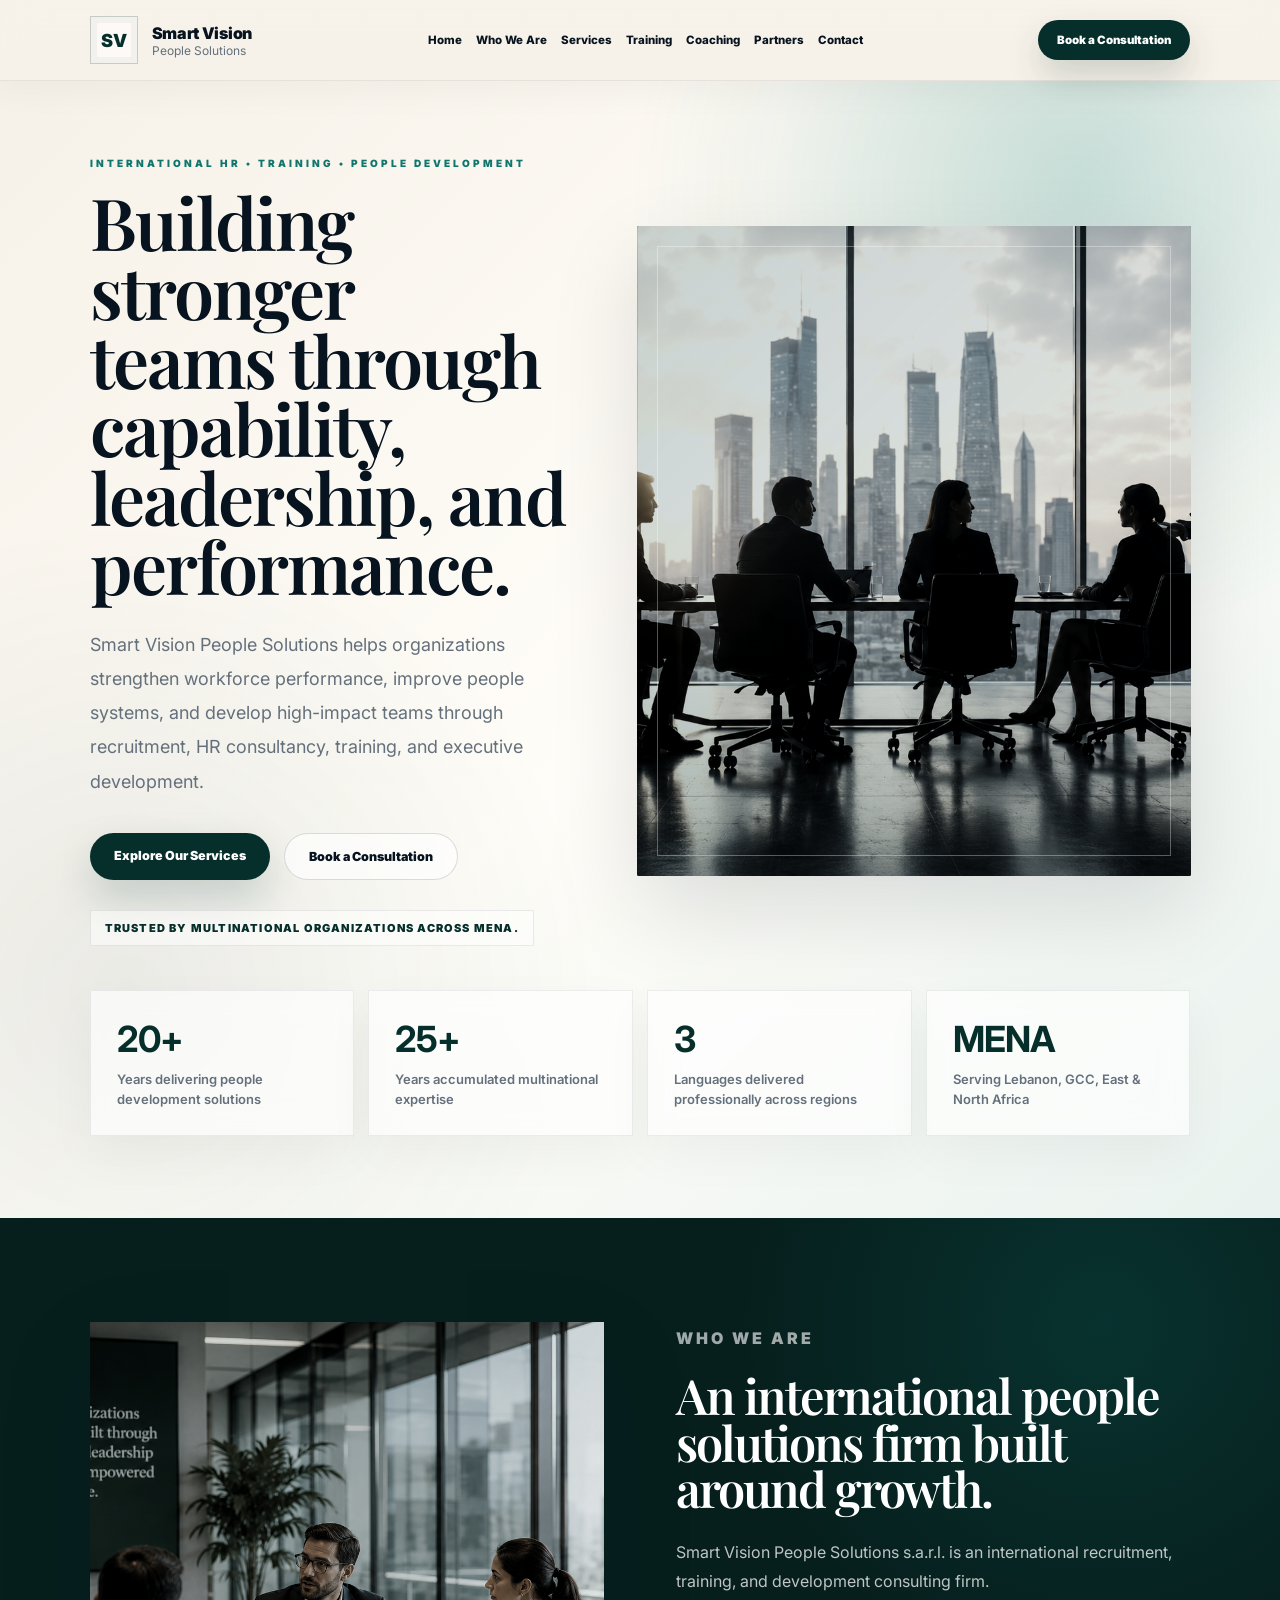
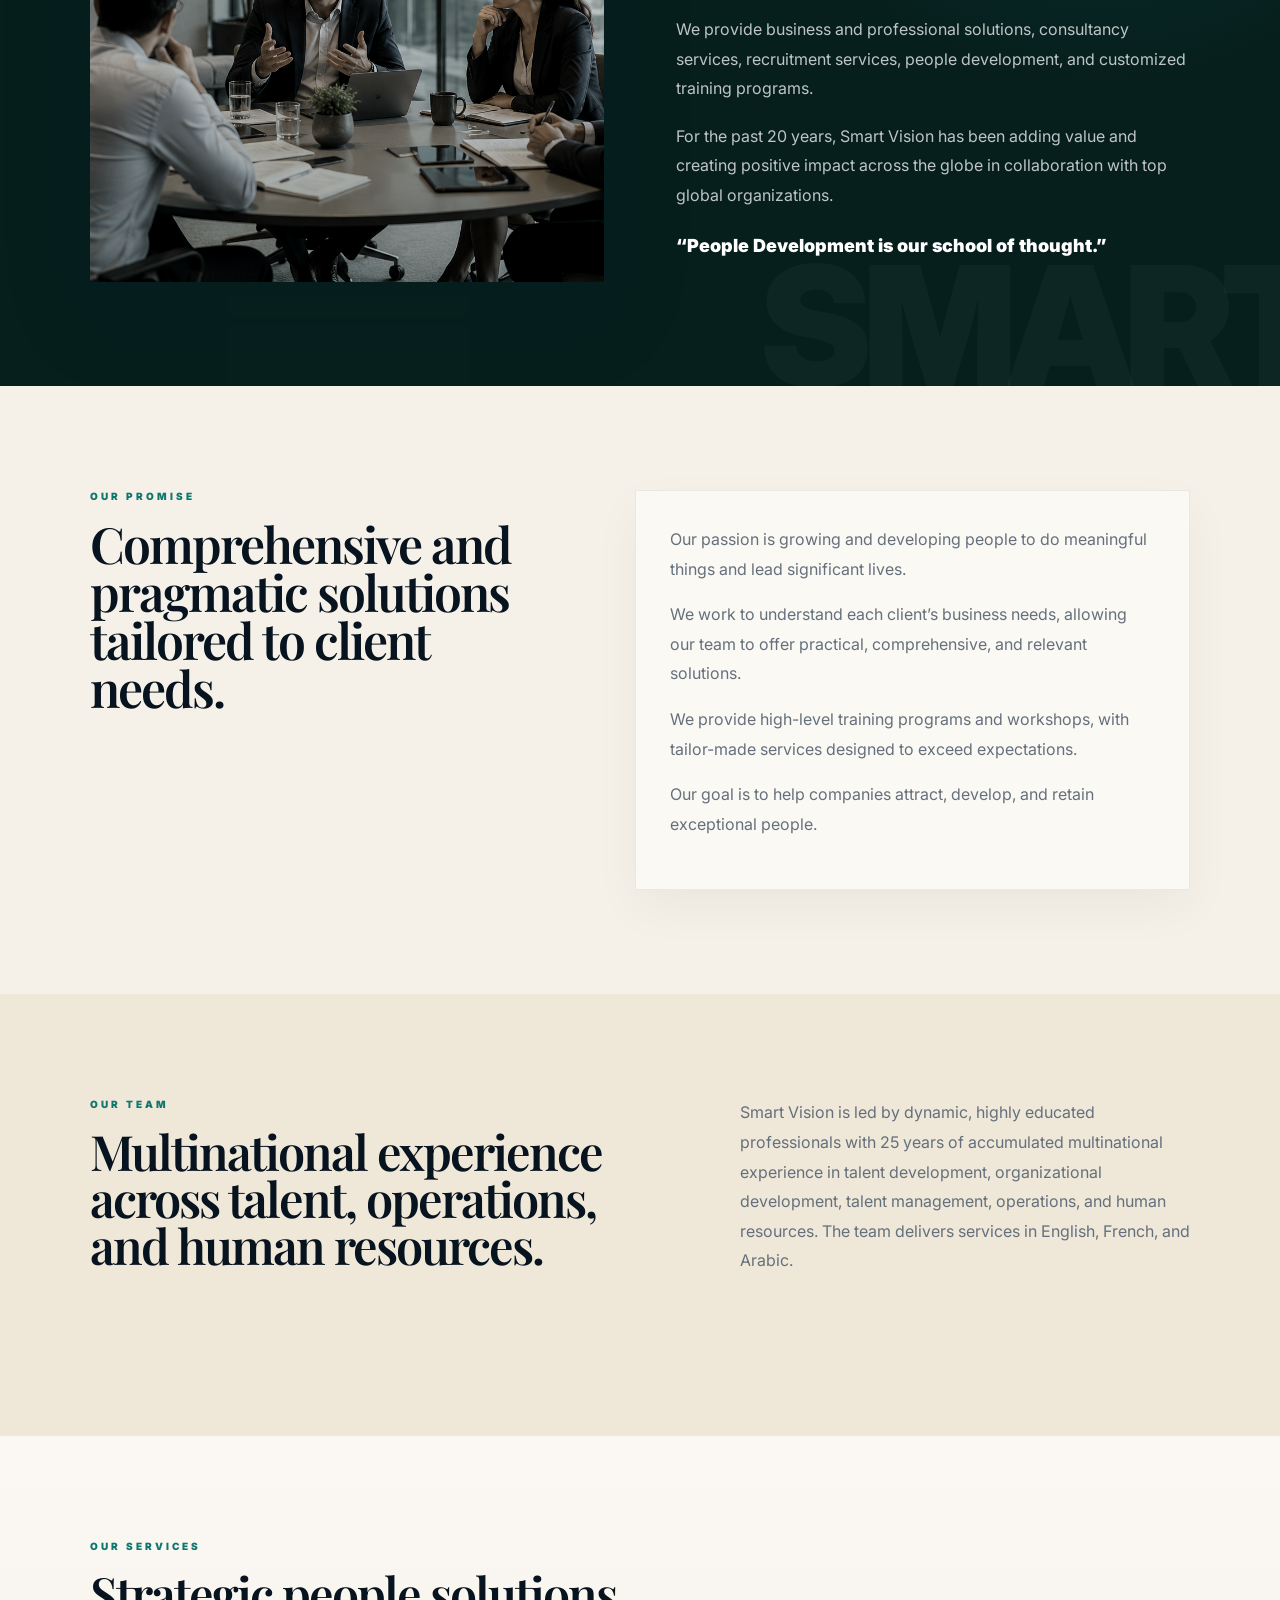
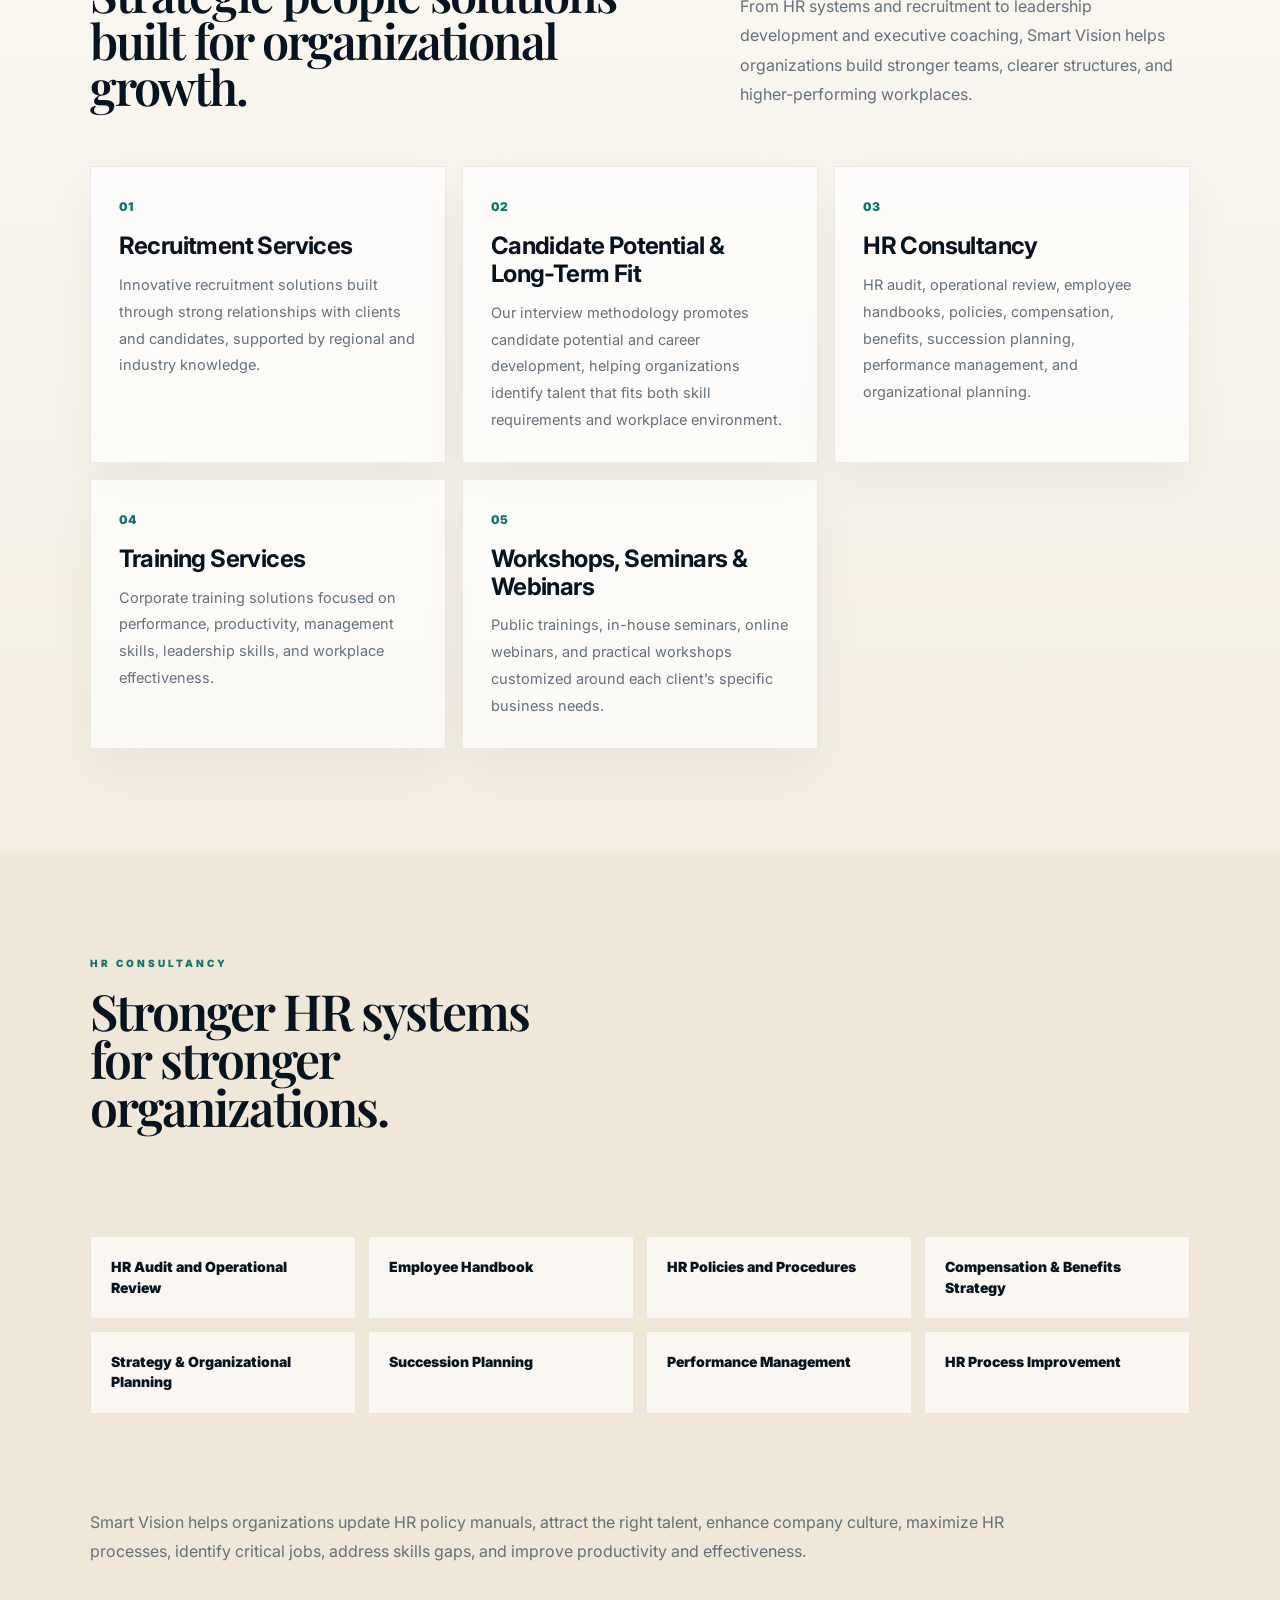
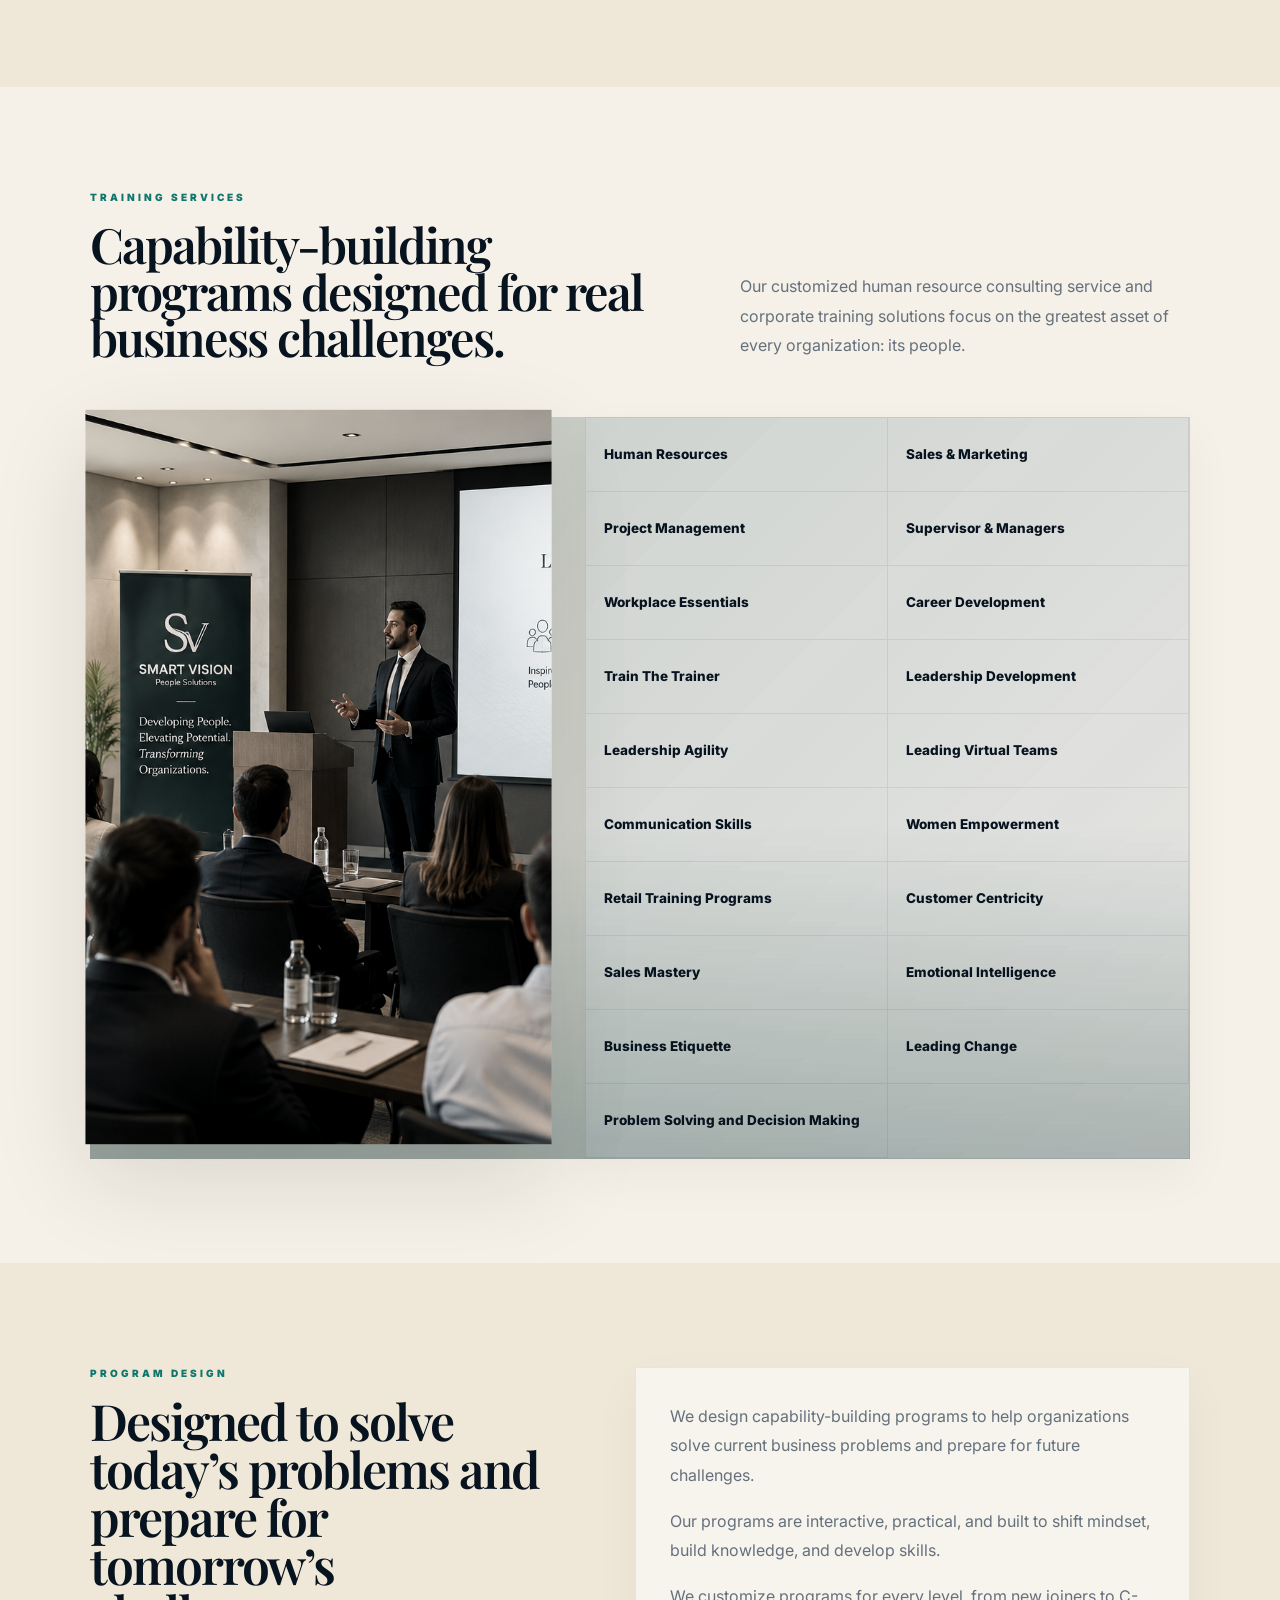
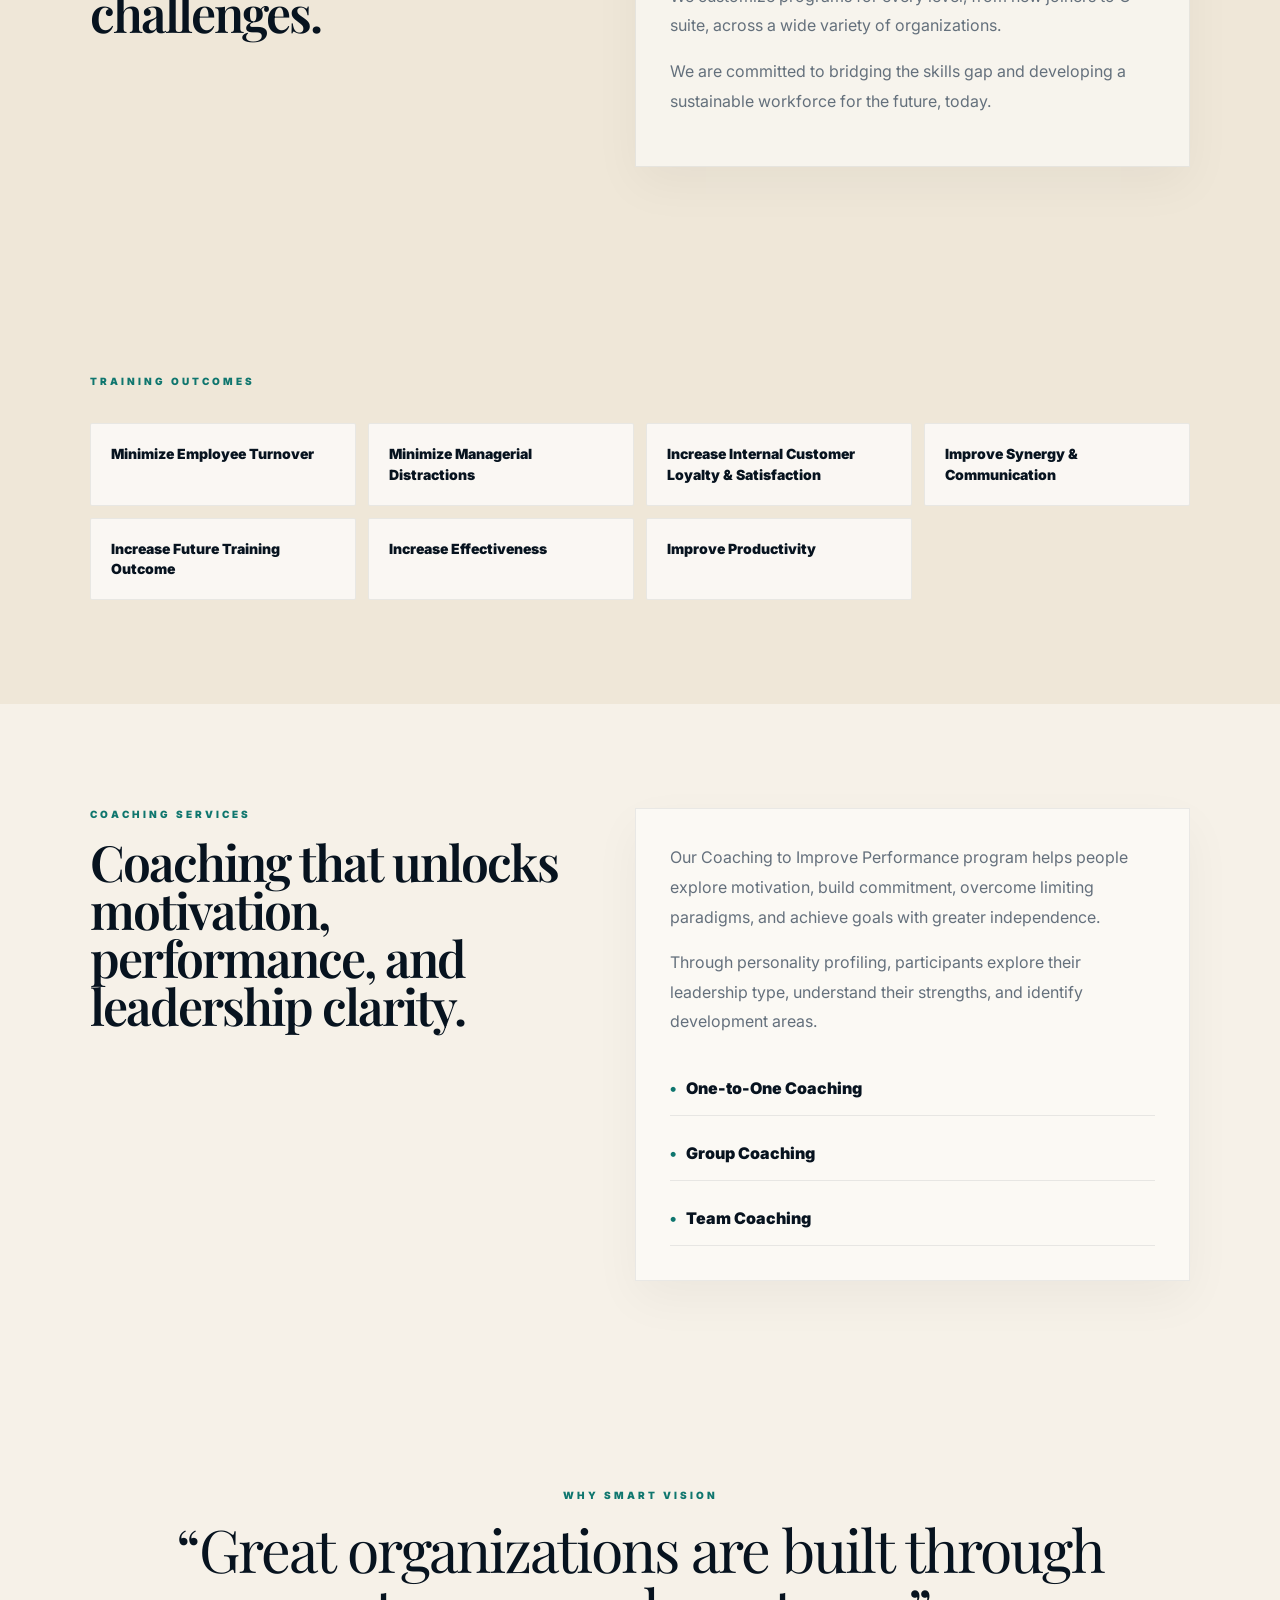
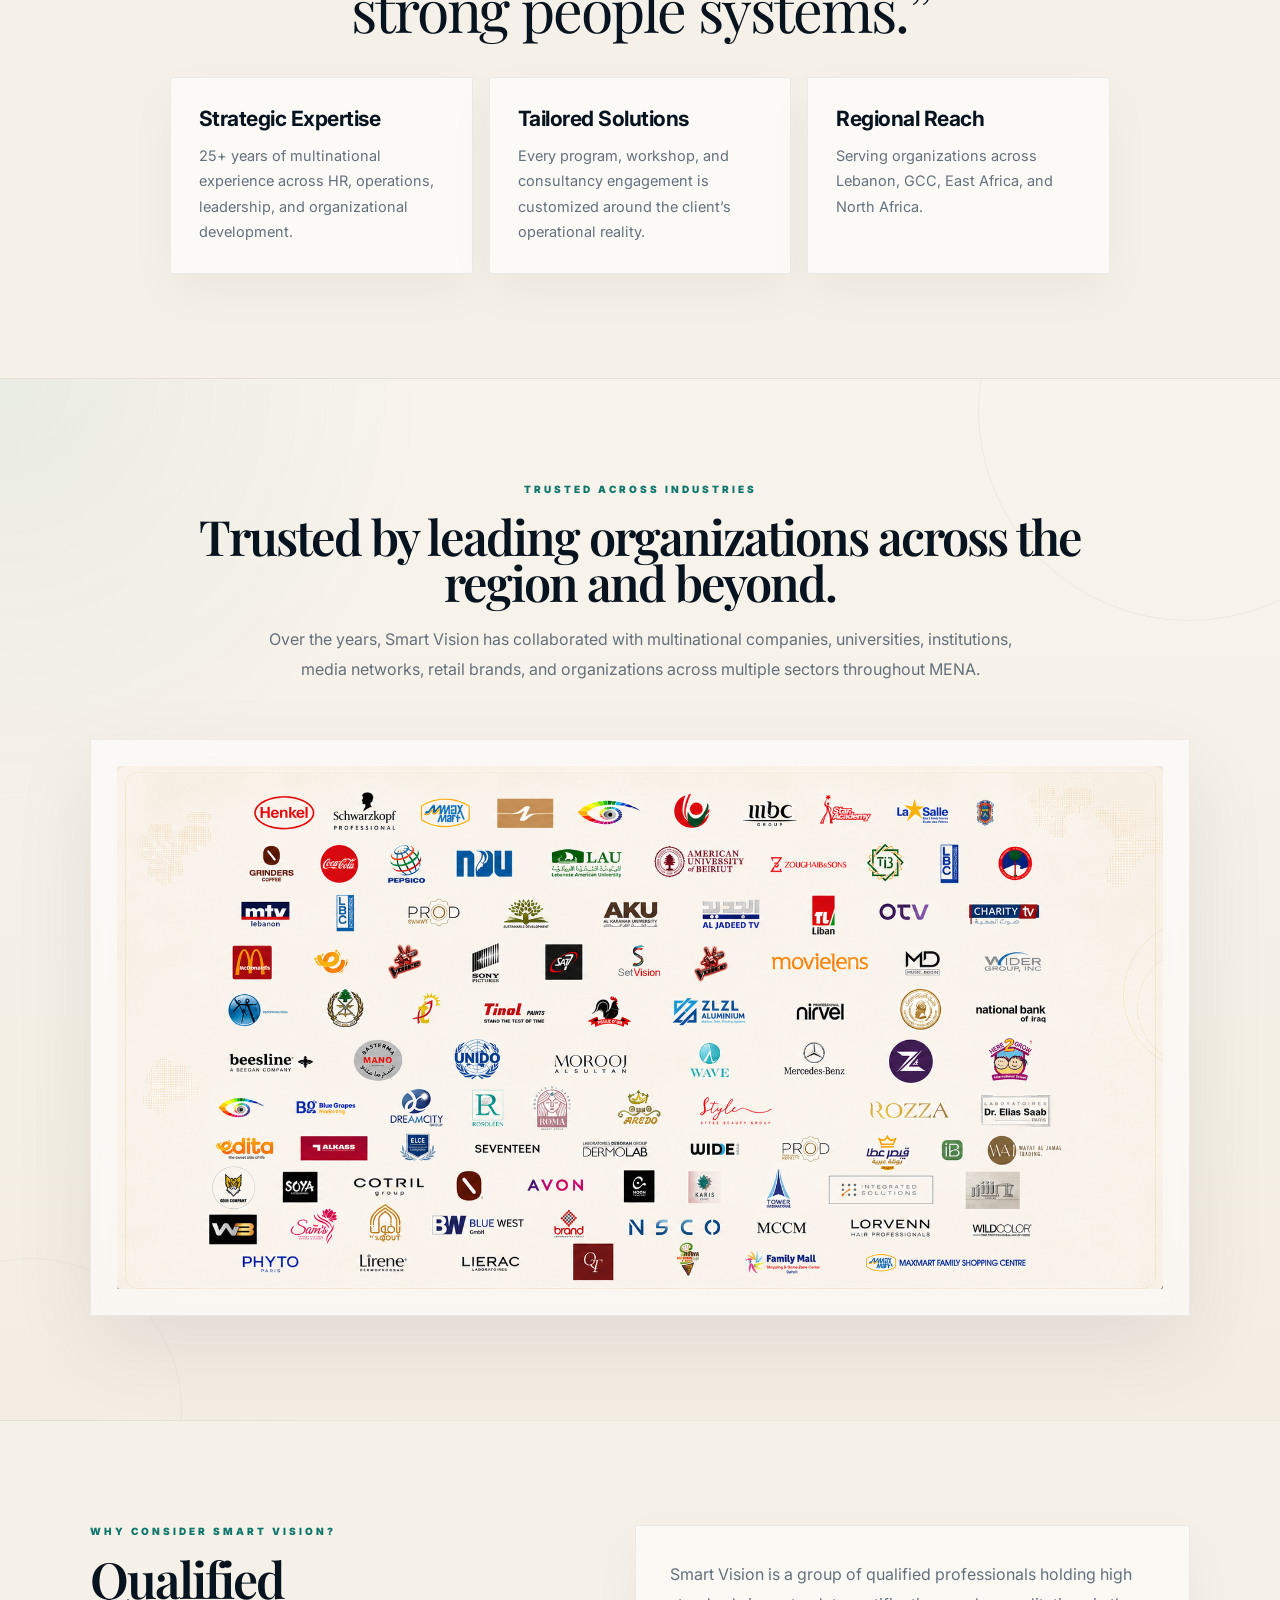
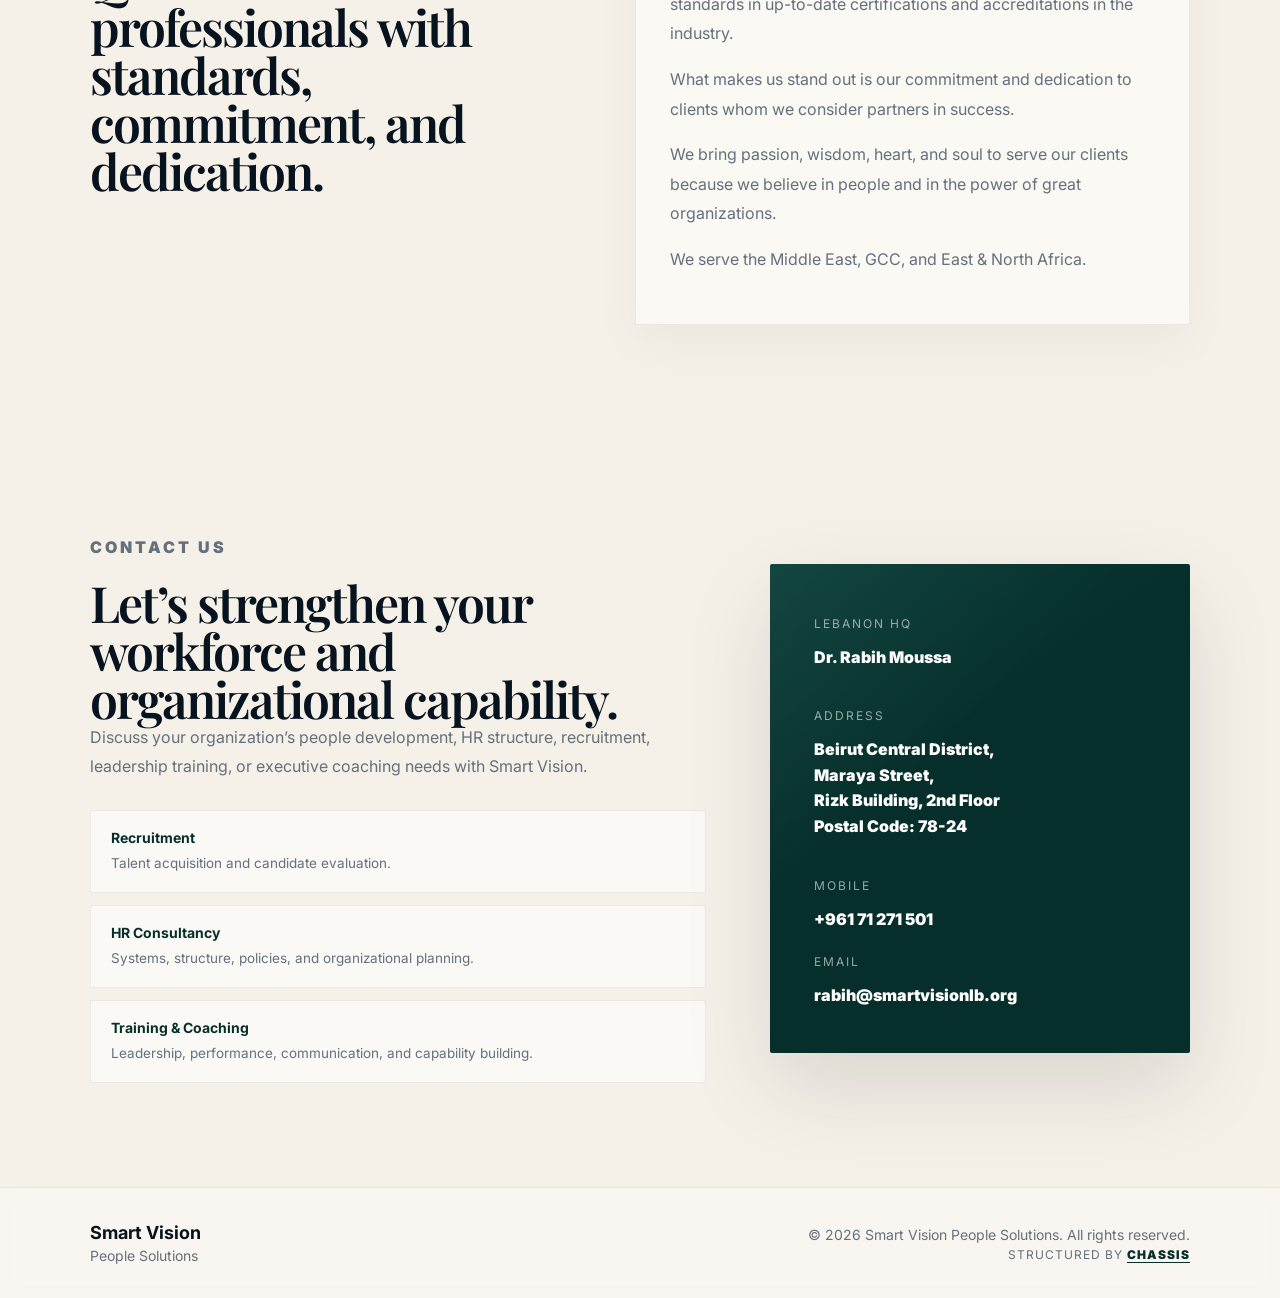
<file: index.html>
<!DOCTYPE html>
<html lang="en">
<head>
  <meta charset="UTF-8" />
  <meta name="viewport" content="width=device-width, initial-scale=1.0" />

  <title>Smart Vision | People Solutions</title>

  <meta
    name="description"
    content="Recruitment, HR consultancy, training and coaching for organizations across the Middle East."
  />

  <meta name="robots" content="index, follow" />
  <meta name="author" content="Smart Vision People Solutions" />
  <meta name="theme-color" content="#063f3a" />

  <meta property="og:title" content="Smart Vision | People Solutions" />
  <meta
    property="og:description"
    content="Recruitment, HR consultancy, training and coaching for organizations across the Middle East."
  />
  <meta property="og:type" content="website" />
  <meta property="og:url" content="https://smartvisionlb.org/" />
  <meta property="og:site_name" content="Smart Vision People Solutions" />

  <link rel="canonical" href="https://smartvisionlb.org/" />

  <link rel="preconnect" href="https://fonts.googleapis.com">
  <link rel="preconnect" href="https://fonts.gstatic.com" crossorigin>

  <link
    href="https://fonts.googleapis.com/css2?family=Inter:wght@400;500;600;700;800&family=Playfair+Display:wght@500;600;700&display=swap"
    rel="stylesheet"
  />

  <link rel="stylesheet" href="style.css?v=14" />

  <script type="application/ld+json">
    {
      "@context": "https://schema.org",
      "@type": "ProfessionalService",
      "name": "Smart Vision People Solutions",
      "url": "https://smartvisionlb.org/",
      "description": "Recruitment, HR consultancy, training and coaching for organizations across the Middle East.",
      "areaServed": ["Lebanon", "Middle East", "GCC", "East Africa", "North Africa"],
      "email": "rabih@smartvisionlb.org",
      "telephone": "+96171271501",
      "address": {
        "@type": "PostalAddress",
        "addressCountry": "LB",
        "addressLocality": "Beirut",
        "streetAddress": "Beirut Central District, Maraya Street, Rizk Building, 2nd Floor"
      }
    }
  </script>
  <link rel="icon" type="image/svg+xml" href="favicon.svg">
<link rel="shortcut icon" href="favicon.svg">

<!-- Google tag (gtag.js) -->
<script async src="https://www.googletagmanager.com/gtag/js?id=G-68LLL3Z9TJ"></script>
<script>
  window.dataLayer = window.dataLayer || [];
  function gtag(){dataLayer.push(arguments);}
  gtag('js', new Date());

  gtag('config', 'G-68LLL3Z9TJ');
</script>
</head>

<body>

  <header class="site-header">
    <a href="#home" class="logo" aria-label="Smart Vision home">
      <span class="logo-mark">SV</span>
      <span class="logo-text">
        <strong>Smart Vision</strong>
        <small>People Solutions</small>
      </span>
    </a>

    <nav class="nav-links" aria-label="Main navigation">
      <a href="#home">Home</a>
      <a href="#about">Who We Are</a>
      <a href="#services">Services</a>
      <a href="#training">Training</a>
      <a href="#coaching">Coaching</a>
      <a href="#partners">Partners</a>
      <a href="#contact">Contact</a>
    </nav>

    <a href="#contact" class="nav-cta">Book a Consultation</a>
  </header>

  <main>

    <section class="hero" id="home">

      <div class="hero-grid">

        <div class="hero-copy">

          <p class="eyebrow">International HR • Training • People Development</p>

          <h1>
            Building stronger teams through capability, leadership, and performance.
          </h1>

          <p class="hero-description">
            Smart Vision People Solutions helps organizations strengthen workforce performance,
            improve people systems, and develop high-impact teams through recruitment,
            HR consultancy, training, and executive development.
          </p>

          <div class="hero-actions">
            <a href="#services" class="btn-primary">Explore Our Services</a>
            <a href="#contact" class="btn-secondary">Book a Consultation</a>
          </div>

          <div class="hero-trust">
            <span>Trusted by multinational organizations across MENA.</span>
          </div>

        </div>

        <div class="hero-image">
          <div class="image-overlay"></div>

          <img
            src="assets/images/hero-boardroom.jpg"
            alt="Executive leadership meeting"
            fetchpriority="high"
          />
        </div>

      </div>

      <div class="proof-row">

        <div>
          <strong>20+</strong>
          <span>Years delivering people development solutions</span>
        </div>

        <div>
          <strong>25+</strong>
          <span>Years accumulated multinational expertise</span>
        </div>

        <div>
          <strong>3</strong>
          <span>Languages delivered professionally across regions</span>
        </div>

        <div>
          <strong>MENA</strong>
          <span>Serving Lebanon, GCC, East & North Africa</span>
        </div>

      </div>

    </section>

    <section class="about-section" id="about">
      <div class="about-image">
        <img
          src="assets/images/leadership-meeting.jpg"
          alt="Leadership discussion"
          loading="lazy"
        />
      </div>

      <div class="about-copy">
        <p class="eyebrow">Who We Are</p>

        <h2>
          An international people solutions firm built around growth.
        </h2>

        <p>
          Smart Vision People Solutions s.a.r.l. is an international recruitment,
          training, and development consulting firm.
        </p>

        <p>
          We provide business and professional solutions, consultancy services,
          recruitment services, people development, and customized training programs.
        </p>

        <p>
          For the past 20 years, Smart Vision has been adding value and creating
          positive impact across the globe in collaboration with top global organizations.
        </p>

        <p class="quote-line">
          “People Development is our school of thought.”
        </p>
      </div>
    </section>

    <section class="promise-section" id="promise">
      <div>
        <p class="eyebrow">Our Promise</p>
        <h2>
          Comprehensive and pragmatic solutions tailored to client needs.
        </h2>
      </div>

      <div class="promise-copy">
        <p>
          Our passion is growing and developing people to do meaningful things
          and lead significant lives.
        </p>

        <p>
          We work to understand each client’s business needs, allowing our team
          to offer practical, comprehensive, and relevant solutions.
        </p>

        <p>
          We provide high-level training programs and workshops, with tailor-made
          services designed to exceed expectations.
        </p>

        <p>
          Our goal is to help companies attract, develop, and retain exceptional people.
        </p>
      </div>
    </section>

    <section class="team-section" id="team">
      <div class="split-heading">
        <div>
          <p class="eyebrow">Our Team</p>
          <h2>
            Multinational experience across talent, operations, and human resources.
          </h2>
        </div>

        <p>
          Smart Vision is led by dynamic, highly educated professionals with 25 years
          of accumulated multinational experience in talent development, organizational
          development, talent management, operations, and human resources. The team
          delivers services in English, French, and Arabic.
        </p>
      </div>
    </section>

    <section class="services-section" id="services">
      <div class="split-heading">
        <div>
          <p class="eyebrow">Our Services</p>
          <h2>
            Strategic people solutions built for organizational growth.
          </h2>
        </div>

        <p>
          From HR systems and recruitment to leadership development and executive coaching,
          Smart Vision helps organizations build stronger teams, clearer structures,
          and higher-performing workplaces.
        </p>
      </div>

      <div class="service-list">
        <article>
          <span>01</span>
          <h3>Recruitment Services</h3>
          <p>
            Innovative recruitment solutions built through strong relationships with
            clients and candidates, supported by regional and industry knowledge.
          </p>
        </article>

        <article>
          <span>02</span>
          <h3>Candidate Potential & Long-Term Fit</h3>
          <p>
            Our interview methodology promotes candidate potential and career development,
            helping organizations identify talent that fits both skill requirements and
            workplace environment.
          </p>
        </article>

        <article>
          <span>03</span>
          <h3>HR Consultancy</h3>
          <p>
            HR audit, operational review, employee handbooks, policies, compensation,
            benefits, succession planning, performance management, and organizational planning.
          </p>
        </article>

        <article>
          <span>04</span>
          <h3>Training Services</h3>
          <p>
            Corporate training solutions focused on performance, productivity,
            management skills, leadership skills, and workplace effectiveness.
          </p>
        </article>

        <article>
          <span>05</span>
          <h3>Workshops, Seminars & Webinars</h3>
          <p>
            Public trainings, in-house seminars, online webinars, and practical workshops
            customized around each client’s specific business needs.
          </p>
        </article>
      </div>
    </section>

    <section class="hr-section" id="hr-consultancy">
      <div>
        <p class="eyebrow">HR Consultancy</p>
        <h2>
          Stronger HR systems for stronger organizations.
        </h2>
      </div>

      <div class="detail-grid">
        <div>HR Audit and Operational Review</div>
        <div>Employee Handbook</div>
        <div>HR Policies and Procedures</div>
        <div>Compensation & Benefits Strategy</div>
        <div>Strategy & Organizational Planning</div>
        <div>Succession Planning</div>
        <div>Performance Management</div>
        <div>HR Process Improvement</div>
      </div>

      <p class="section-note">
        Smart Vision helps organizations update HR policy manuals, attract the right
        talent, enhance company culture, maximize HR processes, identify critical jobs,
        address skills gaps, and improve productivity and effectiveness.
      </p>
    </section>

    <section class="training-section" id="training">
      <div class="training-top">
        <div>
          <p class="eyebrow">Training Services</p>
          <h2>
            Capability-building programs designed for real business challenges.
          </h2>
        </div>

        <p>
          Our customized human resource consulting service and corporate training
          solutions focus on the greatest asset of every organization: its people.
        </p>
      </div>

      <div class="training-feature">
        <img
          src="assets/images/training-seminar.jpg"
          alt="Corporate training seminar"
          loading="lazy"
        />

        <div class="program-list">
          <span>Human Resources</span>
          <span>Sales & Marketing</span>
          <span>Project Management</span>
          <span>Supervisor & Managers</span>
          <span>Workplace Essentials</span>
          <span>Career Development</span>
          <span>Train The Trainer</span>
          <span>Leadership Development</span>
          <span>Leadership Agility</span>
          <span>Leading Virtual Teams</span>
          <span>Communication Skills</span>
          <span>Women Empowerment</span>
          <span>Retail Training Programs</span>
          <span>Customer Centricity</span>
          <span>Sales Mastery</span>
          <span>Emotional Intelligence</span>
          <span>Business Etiquette</span>
          <span>Leading Change</span>
          <span>Problem Solving and Decision Making</span>
        </div>
      </div>
    </section>

    <section class="program-design-section" id="program-design">
      <div>
        <p class="eyebrow">Program Design</p>
        <h2>
          Designed to solve today’s problems and prepare for tomorrow’s challenges.
        </h2>
      </div>

      <div class="program-design-copy">
        <p>
          We design capability-building programs to help organizations solve current
          business problems and prepare for future challenges.
        </p>

        <p>
          Our programs are interactive, practical, and built to shift mindset, build
          knowledge, and develop skills.
        </p>

        <p>
          We customize programs for every level, from new joiners to C-suite, across
          a wide variety of organizations.
        </p>

        <p>
          We are committed to bridging the skills gap and developing a sustainable
          workforce for the future, today.
        </p>
      </div>
    </section>

    <section class="outcomes-section">
      <p class="eyebrow">Training Outcomes</p>

      <div class="outcome-grid">
        <div>Minimize Employee Turnover</div>
        <div>Minimize Managerial Distractions</div>
        <div>Increase Internal Customer Loyalty & Satisfaction</div>
        <div>Improve Synergy & Communication</div>
        <div>Increase Future Training Outcome</div>
        <div>Increase Effectiveness</div>
        <div>Improve Productivity</div>
      </div>
    </section>

    <section class="coaching-section" id="coaching">
      <div>
        <p class="eyebrow">Coaching Services</p>
        <h2>
          Coaching that unlocks motivation, performance, and leadership clarity.
        </h2>
      </div>

      <div class="coaching-copy">
        <p>
          Our Coaching to Improve Performance program helps people explore motivation,
          build commitment, overcome limiting paradigms, and achieve goals with greater
          independence.
        </p>

        <p>
          Through personality profiling, participants explore their leadership type,
          understand their strengths, and identify development areas.
        </p>

        <ul>
          <li>One-to-One Coaching</li>
          <li>Group Coaching</li>
          <li>Team Coaching</li>
        </ul>
      </div>
    </section>

    <section class="why-section" id="why">

      <p class="eyebrow">Why Smart Vision</p>

      <blockquote>
        “Great organizations are built through strong people systems.”
      </blockquote>

      <div class="why-grid">

        <div class="why-card">
          <h3>Strategic Expertise</h3>

          <p>
            25+ years of multinational experience across HR,
            operations, leadership, and organizational development.
          </p>
        </div>

        <div class="why-card">
          <h3>Tailored Solutions</h3>

          <p>
            Every program, workshop, and consultancy engagement
            is customized around the client’s operational reality.
          </p>
        </div>

        <div class="why-card">
          <h3>Regional Reach</h3>

          <p>
            Serving organizations across Lebanon, GCC,
            East Africa, and North Africa.
          </p>
        </div>

      </div>

    </section>

    <section class="partners-section" id="partners">

  <div class="section-kicker">

    <p class="small-label">
      Trusted Across Industries
    </p>

    <h2>
      Trusted by leading organizations across the region and beyond.
    </h2>

    <p class="partners-description">
      Over the years, Smart Vision has collaborated with multinational companies,
      universities, institutions, media networks, retail brands, and organizations
      across multiple sectors throughout MENA.
    </p>

  </div>

  <div class="partners-image-wrapper">

    <img
      src="assets/images/partners.png"
      alt="Smart Vision partner organizations"
      class="partners-image"
      loading="lazy"
    />

  </div>

</section>

    <section class="consider-section" id="consider">
      <div>
        <p class="eyebrow">Why Consider Smart Vision?</p>
        <h2>
          Qualified professionals with standards, commitment, and dedication.
        </h2>
      </div>

      <div class="consider-copy">
        <p>
          Smart Vision is a group of qualified professionals holding high standards
          in up-to-date certifications and accreditations in the industry.
        </p>

        <p>
          What makes us stand out is our commitment and dedication to clients whom
          we consider partners in success.
        </p>

        <p>
          We bring passion, wisdom, heart, and soul to serve our clients because we
          believe in people and in the power of great organizations.
        </p>

        <p>
          We serve the Middle East, GCC, and East & North Africa.
        </p>
      </div>
    </section>

    <section class="contact-section" id="contact">
      <div>
        <p class="eyebrow">Contact Us</p>

        <h2>
          Let’s strengthen your workforce and organizational capability.
        </h2>

        <p>
          Discuss your organization’s people development, HR structure,
          recruitment, leadership training, or executive coaching needs with Smart Vision.
        </p>

        <div class="contact-points">

          <div>
            <strong>Recruitment</strong>
            <span>Talent acquisition and candidate evaluation.</span>
          </div>

          <div>
            <strong>HR Consultancy</strong>
            <span>Systems, structure, policies, and organizational planning.</span>
          </div>

          <div>
            <strong>Training & Coaching</strong>
            <span>Leadership, performance, communication, and capability building.</span>
          </div>

        </div>
      </div>

      <div class="contact-card">
        <span>Lebanon HQ</span>
        <p>Dr. Rabih Moussa</p>

        <span>Address</span>
        <p>
          Beirut Central District,<br>
          Maraya Street,<br>
          Rizk Building, 2nd Floor<br>
          Postal Code: 78-24
        </p>

        <span>Mobile</span>
        <a href="tel:+96171271501">+961 71 271 501</a>

        <span>Email</span>
        <a href="mailto:rabih@smartvisionlb.org" target="_blank">
          rabih@smartvisionlb.org
        </a>
      </div>
    </section>

  </main>

  <footer class="site-footer">
    <div>
      <strong>Smart Vision</strong>
      <p>People Solutions</p>
    </div>

    <div class="footer-right">
      <p>© 2026 Smart Vision People Solutions. All rights reserved.</p>

      <small>
        Structured by
        <a href="https://chassislb.com" target="_blank" rel="noopener noreferrer">Chassis</a>
      </small>
    </div>
  </footer>

  <script src="script.js"></script>

</body>
</html>
</file>
<file: style.css>
* {
  margin: 0;
  padding: 0;
  box-sizing: border-box;
}

:root {
  --ink: #07131f;
  --muted: #64707c;
  --green: #062f2b;
  --green-2: #0f766e;
  --cream: #f6f1e8;
  --cream-2: #efe7d8;
  --white: #ffffff;
  --line: rgba(7, 19, 31, 0.08);
  --shadow: 0 34px 90px rgba(7, 19, 31, 0.12);
  --soft-shadow: 0 22px 60px rgba(7, 19, 31, 0.08);
}

html {
  scroll-behavior: smooth;
}

#home,
#about,
#promise,
#team,
#services,
#hr-consultancy,
#training,
#program-design,
#coaching,
#why,
#partners,
#consider,
#contact {
  scroll-margin-top: 112px;
}

body {
  background:
    linear-gradient(180deg, rgba(255, 255, 255, 0.72), transparent 420px),
    var(--cream);
  color: var(--ink);
  font-family: "Inter", sans-serif;
  overflow-x: hidden;
}

body::before {
  content: "";
  position: fixed;
  inset: 0;
  pointer-events: none;
  opacity: 0.28;
  background-image:
    linear-gradient(rgba(7, 19, 31, 0.035) 1px, transparent 1px),
    linear-gradient(90deg, rgba(7, 19, 31, 0.035) 1px, transparent 1px);
  background-size: 52px 52px;
  mask-image: linear-gradient(to bottom, black, transparent 72%);
  z-index: -1;
}

img {
  width: 100%;
  display: block;
}

a {
  text-decoration: none;
}

section {
  padding: 104px 7%;
}

/* HEADER */

.site-header {
  width: 100%;
  padding: 16px 7%;
  display: flex;
  justify-content: space-between;
  align-items: center;
  gap: 24px;
  position: sticky;
  top: 0;
  z-index: 1000;
  background: rgba(246, 241, 232, 0.88);
  backdrop-filter: blur(18px);
  border-bottom: 1px solid rgba(7, 19, 31, 0.07);
  box-shadow: 0 12px 34px rgba(7, 19, 31, 0.035);
}

.logo {
  display: flex;
  align-items: center;
  gap: 14px;
  color: var(--ink);
  flex-shrink: 0;
}

.logo-mark {
  width: 48px;
  height: 48px;
  border: 1px solid rgba(6, 47, 43, 0.22);
  color: var(--green);
  display: flex;
  align-items: center;
  justify-content: center;
  font-weight: 900;
  font-size: 18px;
  background: rgba(255, 255, 255, 0.54);
  box-shadow: inset 0 0 0 6px rgba(6, 47, 43, 0.035);
}

.logo-text {
  display: flex;
  flex-direction: column;
}

.logo-text strong {
  font-size: 16px;
  font-weight: 900;
  letter-spacing: -0.3px;
}

.logo-text small {
  font-size: 12px;
  color: var(--muted);
}

.nav-links {
  display: flex;
  align-items: center;
  gap: 20px;
}

.nav-links a {
  color: var(--ink);
  font-size: 12px;
  font-weight: 800;
  white-space: nowrap;
  position: relative;
}

.nav-links a::after {
  content: "";
  position: absolute;
  left: 0;
  bottom: -8px;
  width: 0;
  height: 2px;
  background: var(--green-2);
  transition: width 0.25s ease;
}

.nav-links a:hover {
  color: var(--green-2);
}

.nav-links a:hover::after {
  width: 100%;
}

.nav-cta,
.btn-primary,
.btn-secondary {
  border-radius: 999px;
}

.nav-cta {
  background: var(--green);
  color: var(--white);
  padding: 13px 19px;
  font-size: 12px;
  font-weight: 900;
  white-space: nowrap;
  box-shadow: 0 16px 34px rgba(6, 47, 43, 0.18);
  transition: transform 0.25s ease, box-shadow 0.25s ease, background 0.25s ease;
}

.nav-cta:hover {
  transform: translateY(-2px);
  background: #094941;
  box-shadow: 0 22px 44px rgba(6, 47, 43, 0.24);
}

/* HERO */

.hero {
  position: relative;
  padding-top: 76px;
  padding-bottom: 82px;
  min-height: 86vh;
  overflow: hidden;
  background:
    radial-gradient(circle at 84% 10%, rgba(15, 118, 110, 0.15), transparent 30%),
    radial-gradient(circle at 10% 80%, rgba(6, 47, 43, 0.08), transparent 32%),
    linear-gradient(135deg, #f6f1e8 0%, #fffdf8 52%, #e9f2ef 100%);
}

.hero-grid {
  position: relative;
  display: grid;
  grid-template-columns: 0.95fr 1.05fr;
  gap: 68px;
  align-items: center;
}

.eyebrow,
.small-label {
  color: var(--green-2);
  text-transform: uppercase;
  letter-spacing: 3px;
  font-size: 10px;
  font-weight: 900;
  margin-bottom: 18px;
}

.hero-copy h1,
.split-heading h2,
.promise-section h2,
.team-section h2,
.hr-section h2,
.program-design-section h2,
.consider-section h2,
.about-copy h2,
.training-top h2,
.coaching-section h2,
.contact-section h2,
.section-kicker h2 {
  font-family: "Playfair Display", serif;
  font-weight: 600;
  line-height: 0.96;
  letter-spacing: -2px;
}

.hero-copy h1 {
  font-size: clamp(3.4rem, 5.6vw, 6.7rem);
  max-width: 820px;
  margin-bottom: 28px;
}

.hero-description {
  max-width: 670px;
  font-size: 17px;
  line-height: 1.85;
  color: var(--muted);
  margin-bottom: 34px;
}

.hero-actions {
  display: flex;
  gap: 14px;
  flex-wrap: wrap;
}

.btn-primary,
.btn-secondary {
  padding: 15px 24px;
  font-size: 12.5px;
  font-weight: 900;
  transition: transform 0.25s ease, box-shadow 0.25s ease, background 0.25s ease, border-color 0.25s ease;
}

.btn-primary {
  background: var(--green);
  color: var(--white);
  box-shadow: 0 18px 40px rgba(6, 47, 43, 0.18);
}

.btn-primary:hover {
  transform: translateY(-2px);
  background: #094941;
  box-shadow: 0 24px 52px rgba(6, 47, 43, 0.24);
}

.btn-secondary {
  border: 1px solid rgba(7, 19, 31, 0.14);
  color: var(--ink);
  background: rgba(255, 255, 255, 0.62);
}

.btn-secondary:hover {
  transform: translateY(-2px);
  border-color: rgba(6, 47, 43, 0.24);
  background: var(--white);
}

.hero-trust {
  margin-top: 30px;
}

.hero-trust span {
  display: inline-block;
  padding: 10px 14px;
  border: 1px solid rgba(7, 19, 31, 0.08);
  background: rgba(255, 255, 255, 0.5);
  color: var(--green);
  font-size: 11px;
  font-weight: 900;
  text-transform: uppercase;
  letter-spacing: 1.2px;
}

.hero-image {
  position: relative;
  height: 650px;
  overflow: hidden;
  background: var(--green);
  box-shadow: var(--shadow);
}

.hero-image::after,
.about-image::after,
.training-feature::before {
  content: "";
  position: absolute;
  inset: 0;
  background:
    linear-gradient(135deg, rgba(6, 47, 43, 0.22), rgba(7, 19, 31, 0.08)),
    linear-gradient(to bottom, transparent 55%, rgba(6, 47, 43, 0.28));
  pointer-events: none;
  mix-blend-mode: multiply;
}

.image-overlay {
  position: absolute;
  inset: 20px;
  border: 1px solid rgba(255, 255, 255, 0.32);
  z-index: 2;
  pointer-events: none;
}

.hero-image img,
.about-image img,
.training-feature img {
  height: 100%;
  object-fit: cover;
  filter: grayscale(50%) contrast(1.05) saturate(0.9);
  transform: scale(1.02);
}

.proof-row {
  position: relative;
  margin-top: 44px;
  display: grid;
  grid-template-columns: repeat(4, 1fr);
  gap: 14px;
}

.proof-row div {
  padding: 26px;
  background: rgba(255, 255, 255, 0.64);
  border: 1px solid rgba(7, 19, 31, 0.07);
  box-shadow: 0 18px 50px rgba(7, 19, 31, 0.045);
  transition: transform 0.25s ease, box-shadow 0.25s ease;
}

.proof-row div:hover {
  transform: translateY(-4px);
  box-shadow: var(--soft-shadow);
}

.proof-row strong {
  display: block;
  font-size: 30px;
  color: var(--green);
  margin-bottom: 8px;
  letter-spacing: -1px;
}

.proof-row span {
  color: var(--muted);
  font-size: 13px;
  line-height: 1.55;
  display: block;
  font-weight: 600;
}

/* GLOBAL SECTIONS */

.promise-section,
.coaching-section,
.hr-section,
.program-design-section,
.consider-section {
  display: grid;
  grid-template-columns: 0.92fr 1.08fr;
  gap: 72px;
  align-items: start;
}

.promise-section h2,
.coaching-section h2,
.hr-section h2,
.program-design-section h2,
.consider-section h2,
.contact-section h2 {
  font-size: clamp(2.55rem, 3.9vw, 4.5rem);
}

.promise-copy p,
.coaching-copy p,
.program-design-copy p,
.consider-copy p,
.contact-section p,
.section-note {
  color: var(--muted);
  line-height: 1.85;
  font-size: 16px;
  margin-bottom: 16px;
}

.promise-copy,
.program-design-copy,
.consider-copy,
.coaching-copy {
  padding: 34px;
  background: rgba(255, 255, 255, 0.54);
  border: 1px solid rgba(7, 19, 31, 0.07);
  box-shadow: 0 18px 46px rgba(7, 19, 31, 0.045);
}

.split-heading,
.training-top {
  display: grid;
  grid-template-columns: 1fr 0.78fr;
  gap: 72px;
  margin-bottom: 56px;
}

.split-heading h2,
.training-top h2,
.section-kicker h2 {
  font-size: clamp(2.55rem, 3.8vw, 4.45rem);
}

.split-heading p:last-child,
.training-top p:last-child {
  color: var(--muted);
  line-height: 1.85;
  align-self: end;
  font-size: 16px;
}

/* ABOUT */

.about-section {
  background:
    radial-gradient(circle at 86% 14%, rgba(15, 118, 110, 0.22), transparent 28%),
    #061f1d;
  color: var(--white);
  display: grid;
  grid-template-columns: 1fr 1fr;
  gap: 72px;
  align-items: center;
}

.about-image {
  position: relative;
  height: 560px;
  overflow: hidden;
  box-shadow: var(--shadow);
  background: var(--green);
}

.about-copy h2 {
  font-size: clamp(2.55rem, 3.8vw, 4.45rem);
  margin-bottom: 26px;
}

.about-copy p {
  color: rgba(255, 255, 255, 0.74);
  line-height: 1.85;
  margin-bottom: 18px;
  font-size: 16px;
}

.about-copy .eyebrow {
  color: rgba(255, 255, 255, 0.62);
}

.quote-line {
  color: var(--white) !important;
  font-weight: 900;
  margin-top: 12px;
  font-size: 18px !important;
}

/* TEAM */

.team-section {
  background: var(--cream-2);
}

/* SERVICES */

.services-section {
  background:
    linear-gradient(180deg, rgba(255, 255, 255, 0.5), rgba(239, 231, 216, 0.42)),
    var(--cream);
}

.service-list {
  display: grid;
  grid-template-columns: repeat(3, 1fr);
  gap: 16px;
}

.service-list article {
  min-height: 260px;
  padding: 28px;
  background: rgba(255, 255, 255, 0.7);
  border: 1px solid rgba(7, 19, 31, 0.075);
  box-shadow: 0 18px 48px rgba(7, 19, 31, 0.045);
  transition: transform 0.25s ease, box-shadow 0.25s ease, border-color 0.25s ease;
}

.service-list article:hover {
  transform: translateY(-5px);
  box-shadow: var(--soft-shadow);
  border-color: rgba(15, 118, 110, 0.18);
}

.service-list span {
  display: inline-block;
  color: var(--green-2);
  font-weight: 900;
  font-size: 12px;
  margin-bottom: 18px;
}

.service-list h3 {
  font-size: 22px;
  line-height: 1.16;
  margin-bottom: 12px;
  letter-spacing: -0.6px;
}

.service-list p {
  color: var(--muted);
  line-height: 1.75;
  font-size: 14.5px;
}

/* HR */

.hr-section,
.program-design-section,
.outcomes-section {
  background: var(--cream-2);
}

.detail-grid {
  grid-column: 1 / -1;
  display: grid;
  grid-template-columns: repeat(4, 1fr);
  gap: 12px;
  margin-top: 34px;
}

.detail-grid div,
.outcome-grid div {
  background: rgba(255, 255, 255, 0.68);
  border: 1px solid rgba(7, 19, 31, 0.07);
  padding: 20px;
  font-weight: 900;
  line-height: 1.45;
  font-size: 14px;
  transition: transform 0.25s ease, box-shadow 0.25s ease;
}

.detail-grid div:hover,
.outcome-grid div:hover {
  transform: translateY(-3px);
  box-shadow: var(--soft-shadow);
}

.section-note {
  grid-column: 1 / -1;
  max-width: 980px;
  margin-top: 22px;
}

/* TRAINING */

.training-feature {
  position: relative;
  display: grid;
  grid-template-columns: 0.86fr 1.14fr;
  gap: 38px;
  align-items: stretch;
}

.training-feature img {
  height: 720px;
  overflow: hidden;
  box-shadow: var(--shadow);
}

.program-list {
  display: grid;
  grid-template-columns: repeat(2, 1fr);
  background: rgba(255, 255, 255, 0.58);
  border: 1px solid rgba(7, 19, 31, 0.075);
  box-shadow: 0 18px 48px rgba(7, 19, 31, 0.045);
}

.program-list span {
  padding: 16px 18px;
  border-right: 1px solid rgba(7, 19, 31, 0.075);
  border-bottom: 1px solid rgba(7, 19, 31, 0.075);
  font-weight: 800;
  color: var(--ink);
  font-size: 13.5px;
  line-height: 1.35;
  transition: background 0.25s ease, color 0.25s ease;
}

.program-list span:hover {
  background: var(--green);
  color: var(--white);
}

/* OUTCOMES */

.outcome-grid {
  display: grid;
  grid-template-columns: repeat(4, 1fr);
  gap: 12px;
  margin-top: 36px;
}

/* COACHING */

.coaching-copy ul {
  list-style: none;
  display: grid;
  gap: 10px;
  margin-top: 24px;
}

.coaching-copy li {
  padding: 17px 0;
  border-bottom: 1px solid rgba(7, 19, 31, 0.08);
  font-weight: 900;
  color: var(--ink);
}

.coaching-copy li::before {
  content: "•";
  color: var(--green-2);
  margin-right: 10px;
}

/* WHY */

.why-section {
  text-align: center;
  max-width: 1120px;
  margin: auto;
}

.why-section blockquote {
  font-family: "Playfair Display", serif;
  font-size: clamp(3.2rem, 4.6vw, 5.2rem);
  line-height: 1.02;
  margin-bottom: 38px;
  letter-spacing: -2px;
}

.why-grid {
  display: grid;
  grid-template-columns: repeat(3, 1fr);
  gap: 16px;
  text-align: left;
}

.why-card {
  padding: 28px;
  background: rgba(255, 255, 255, 0.66);
  border: 1px solid rgba(7, 19, 31, 0.07);
  box-shadow: 0 18px 48px rgba(7, 19, 31, 0.045);
}

.why-card h3 {
  font-size: 21px;
  margin-bottom: 12px;
  letter-spacing: -0.5px;
}

.why-card p {
  color: var(--muted);
  line-height: 1.75;
  font-size: 14.5px;
}

/* PARTNERS */

.partners-section {
  background: rgba(255, 255, 255, 0.62);
  border-top: 1px solid rgba(7, 19, 31, 0.06);
  border-bottom: 1px solid rgba(7, 19, 31, 0.06);
}

.section-kicker {
  max-width: 860px;
}

.partner-logos {
  display: flex;
  flex-wrap: wrap;
  justify-content: center;
  align-items: center;
  gap: 24px 34px;
  margin-top: 44px;
}

.partner-logo,
.partner-name {
  width: 88px;
  height: 40px;
  display: flex;
  align-items: center;
  justify-content: center;
  overflow: hidden;
}

.partner-logo img,
.partner-name img {
  width: 88px;
  height: 40px;
  object-fit: contain;
  object-position: center;
  display: block;
  filter: grayscale(100%);
  opacity: 0.72;
  transition: filter 0.25s ease, opacity 0.25s ease, transform 0.25s ease;
}

.partner-logo:hover img,
.partner-name:hover img {
  filter: grayscale(0%);
  opacity: 1;
  transform: translateY(-2px);
}

/* CONTACT */

.contact-section {
  display: grid;
  grid-template-columns: 1fr 420px;
  gap: 64px;
  align-items: center;
}

.contact-points {
  display: grid;
  gap: 12px;
  margin-top: 28px;
}

.contact-points div {
  padding: 18px 20px;
  background: rgba(255, 255, 255, 0.58);
  border: 1px solid rgba(7, 19, 31, 0.07);
}

.contact-points strong {
  display: block;
  color: var(--green);
  font-size: 14px;
  margin-bottom: 6px;
}

.contact-points span {
  color: var(--muted);
  font-size: 13.5px;
  line-height: 1.55;
}

.contact-card {
  background:
    linear-gradient(145deg, rgba(15, 118, 110, 0.18), transparent 40%),
    var(--green);
  padding: 44px;
  display: flex;
  flex-direction: column;
  gap: 14px;
  box-shadow: var(--shadow);
}

.contact-card span {
  color: rgba(255, 255, 255, 0.58);
  font-size: 12px;
  text-transform: uppercase;
  letter-spacing: 2px;
  margin-top: 8px;
}

.contact-card a,
.contact-card p {
  color: var(--white);
  font-size: 16px;
  font-weight: 900;
  line-height: 1.6;
}

.contact-card a:hover {
  text-decoration: underline;
}

/* FOOTER */

.site-footer {
  padding: 34px 7%;
  display: flex;
  justify-content: space-between;
  align-items: center;
  border-top: 1px solid rgba(7, 19, 31, 0.07);
  background: rgba(255, 255, 255, 0.38);
}

.site-footer p {
  color: var(--muted);
  font-size: 14px;
}

.footer-right {
  text-align: right;
}

.footer-right small {
  color: var(--muted);
  font-size: 12px;
  text-transform: uppercase;
  letter-spacing: 1px;
}

.footer-right small a {
  color: var(--green);
  border-bottom: 1px solid var(--green);
  font-weight: 900;
}

/* SCROLL REVEAL */

section,
.service-list article,
.detail-grid div,
.program-list span,
.outcome-grid div,
.partner-logo,
.partner-name,
.contact-card {
  opacity: 0;
  transform: translateY(24px);
  transition: opacity 0.75s ease, transform 0.75s ease;
}

.reveal-active {
  opacity: 1 !important;
  transform: translateY(0) !important;
}

/* RESPONSIVE */

@media (max-width: 1280px) {
  .nav-links {
    gap: 14px;
  }

  .nav-links a,
  .nav-cta {
    font-size: 11.5px;
  }

  .hero-grid {
    gap: 46px;
  }
}

@media (max-width: 1200px) {
  .hero-grid,
  .split-heading,
  .promise-section,
  .about-section,
  .training-top,
  .training-feature,
  .coaching-section,
  .hr-section,
  .program-design-section,
  .consider-section,
  .contact-section {
    grid-template-columns: 1fr;
  }

  .proof-row,
  .outcome-grid,
  .detail-grid,
  .why-grid {
    grid-template-columns: repeat(2, 1fr);
  }

  .service-list {
    grid-template-columns: repeat(2, 1fr);
  }

  .hero-image,
  .training-feature img {
    height: 480px;
  }
}

@media (max-width: 768px) {
  section {
    padding: 74px 24px;
  }

  .site-header {
    padding: 16px 24px;
    flex-direction: column;
    gap: 14px;
  }

  .nav-links {
    display: none;
  }

  .nav-cta {
    width: 100%;
    text-align: center;
  }

  .hero {
    padding-top: 54px;
    min-height: auto;
  }

  .hero-copy h1,
  .split-heading h2,
  .promise-section h2,
  .team-section h2,
  .hr-section h2,
  .program-design-section h2,
  .consider-section h2,
  .about-copy h2,
  .training-top h2,
  .coaching-section h2,
  .contact-section h2,
  .why-section blockquote {
    font-size: 2.65rem;
    letter-spacing: -1.3px;
  }

  .hero-description,
  .split-heading p:last-child,
  .training-top p:last-child,
  .promise-copy p,
  .coaching-copy p,
  .program-design-copy p,
  .consider-copy p,
  .contact-section p {
    font-size: 15px;
  }

  .hero-image,
  .about-image,
  .training-feature img {
    height: 380px;
  }

  .proof-row,
  .service-list,
  .program-list,
  .outcome-grid,
  .detail-grid,
  .why-grid {
    grid-template-columns: 1fr;
  }

  .service-list article {
    min-height: auto;
  }

  .promise-copy,
  .program-design-copy,
  .consider-copy,
  .coaching-copy {
    padding: 26px;
  }

  .partner-logos {
    gap: 20px 24px;
  }

  .partner-logo,
  .partner-name {
    width: 72px;
    height: 32px;
  }

  .partner-logo img,
  .partner-name img {
    width: 72px;
    height: 32px;
  }

  .contact-card {
    padding: 32px;
  }

  .site-footer {
    flex-direction: column;
    gap: 18px;
    text-align: center;
  }

  .footer-right {
    text-align: center;
  }
}

@media (max-width: 420px) {
  .hero-copy h1,
  .split-heading h2,
  .promise-section h2,
  .hr-section h2,
  .program-design-section h2,
  .about-copy h2,
  .training-top h2,
  .coaching-section h2,
  .contact-section h2,
  .why-section blockquote {
    font-size: 2.28rem;
  }

  .hero-actions {
    flex-direction: column;
  }

  .btn-primary,
  .btn-secondary {
    width: 100%;
    text-align: center;
  }

  .hero-trust span {
    width: 100%;
    text-align: center;
  }
}

/* ADD THIS AT THE VERY BOTTOM OF YOUR CSS */

.hero::before {
  content: "";
  position: absolute;
  width: 620px;
  height: 620px;
  background: radial-gradient(circle, rgba(15,118,110,0.10) 0%, transparent 72%);
  top: -220px;
  right: -120px;
  pointer-events: none;
}

.hero-copy h1 {
  max-width: 920px;
  text-wrap: balance;
}

.hero-copy {
  position: relative;
  z-index: 3;
}

.hero-description {
  max-width: 620px;
  font-size: 18px;
  line-height: 1.9;
}

.hero-image {
  border-radius: 2px;
}

.hero-image img {
  transition: transform 1.4s ease;
}

.hero-image:hover img {
  transform: scale(1.06);
}

.proof-row div {
  backdrop-filter: blur(14px);
}

.proof-row div strong {
  font-size: 36px;
}

.service-list article {
  position: relative;
  overflow: hidden;
}

.service-list article::before {
  content: "";
  position: absolute;
  left: 0;
  top: 0;
  width: 0%;
  height: 3px;
  background: linear-gradient(to right, #0f766e, #062f2b);
  transition: width 0.45s ease;
}

.service-list article:hover::before {
  width: 100%;
}

.service-list article:hover {
  transform: translateY(-7px);
}

.service-list h3 {
  font-size: 24px;
}

.service-list p {
  line-height: 1.85;
}

.about-section {
  position: relative;
  overflow: hidden;
}

.about-section::before {
  content: "SMART";
  position: absolute;
  right: -40px;
  bottom: -40px;
  font-size: 13vw;
  font-weight: 900;
  color: rgba(255,255,255,0.03);
  letter-spacing: -10px;
  pointer-events: none;
}

.about-copy h2 {
  max-width: 700px;
}

.detail-grid div,
.outcome-grid div,
.why-card,
.contact-points div {
  border-radius: 2px;
}

.detail-grid div:hover,
.outcome-grid div:hover,
.why-card:hover,
.contact-points div:hover {
  transform: translateY(-5px);
}

.program-list span {
  min-height: 74px;
  display: flex;
  align-items: center;
}

.program-list span:hover {
  transform: scale(1.02);
}

.partner-logo,
.partner-name {
  opacity: 0.76;
  transition: opacity 0.3s ease, transform 0.3s ease;
}

.partner-logo:hover,
.partner-name:hover {
  opacity: 1;
  transform: translateY(-3px);
}

.contact-card {
  border-radius: 2px;
  position: relative;
  overflow: hidden;
}

.contact-card::before {
  content: "";
  position: absolute;
  inset: 0;
  background:
    linear-gradient(
      135deg,
      rgba(255,255,255,0.05),
      transparent 40%
    );
  pointer-events: none;
}

.contact-card a {
  transition: opacity 0.25s ease;
}

.contact-card a:hover {
  opacity: 0.72;
}

.site-footer {
  backdrop-filter: blur(10px);
}

.site-footer strong {
  font-size: 18px;
}

.site-footer p {
  margin-top: 4px;
}

section {
  position: relative;
}

.reveal-active {
  opacity: 1 !important;
  transform: translateY(0) !important;
}

@media (max-width: 768px) {

  .hero-copy h1 {
    font-size: 2.9rem;
    line-height: 0.98;
  }

  .hero-description {
    font-size: 15px;
    line-height: 1.8;
  }

  .proof-row div strong {
    font-size: 30px;
  }

  .service-list h3 {
    font-size: 22px;
  }

  .program-list span {
    min-height: auto;
  }

  .contact-section {
    gap: 36px;
  }

  .contact-card {
    padding: 28px;
  }

}

@media (max-width: 420px) {

  .hero-copy h1 {
    font-size: 2.4rem;
  }

  .hero-actions {
    gap: 10px;
  }

  .btn-primary,
  .btn-secondary {
    padding: 16px 18px;
  }

}

/* NEW PARTNERS SECTION */

.partners-section {
  background:
    radial-gradient(circle at top left, rgba(15,118,110,0.06), transparent 26%),
    linear-gradient(to bottom, #f8f4ec, #f3ede3);
  position: relative;
  overflow: hidden;
}

.partners-section::before {
  content: "";
  position: absolute;
  width: 420px;
  height: 420px;
  border: 1px solid rgba(6,47,43,0.05);
  border-radius: 50%;
  top: -180px;
  right: -120px;
}

.partners-section::after {
  content: "";
  position: absolute;
  width: 300px;
  height: 300px;
  border: 1px solid rgba(6,47,43,0.04);
  border-radius: 50%;
  bottom: -140px;
  left: -120px;
}

.section-kicker {
  max-width: 920px;
  margin: auto;
  text-align: center;
  margin-bottom: 54px;
  position: relative;
  z-index: 2;
}

.section-kicker h2 {
  margin-top: 12px;
  margin-bottom: 18px;
}

.partners-description {
  max-width: 760px;
  margin: auto;
  color: var(--muted);
  line-height: 1.9;
  font-size: 16px;
}

.partners-image-wrapper {
  position: relative;
  z-index: 2;
  max-width: 1450px;
  margin: auto;
  padding: 26px;
  background: rgba(255,255,255,0.55);
  border: 1px solid rgba(7,19,31,0.06);
  box-shadow: 0 30px 80px rgba(7,19,31,0.08);
  backdrop-filter: blur(10px);
}

.partners-image {
  width: 100%;
  display: block;
  border-radius: 2px;
}

@media (max-width: 768px) {

  .partners-image-wrapper {
    padding: 14px;
  }

  .partners-description {
    font-size: 15px;
    line-height: 1.8;
  }

}
</file>
